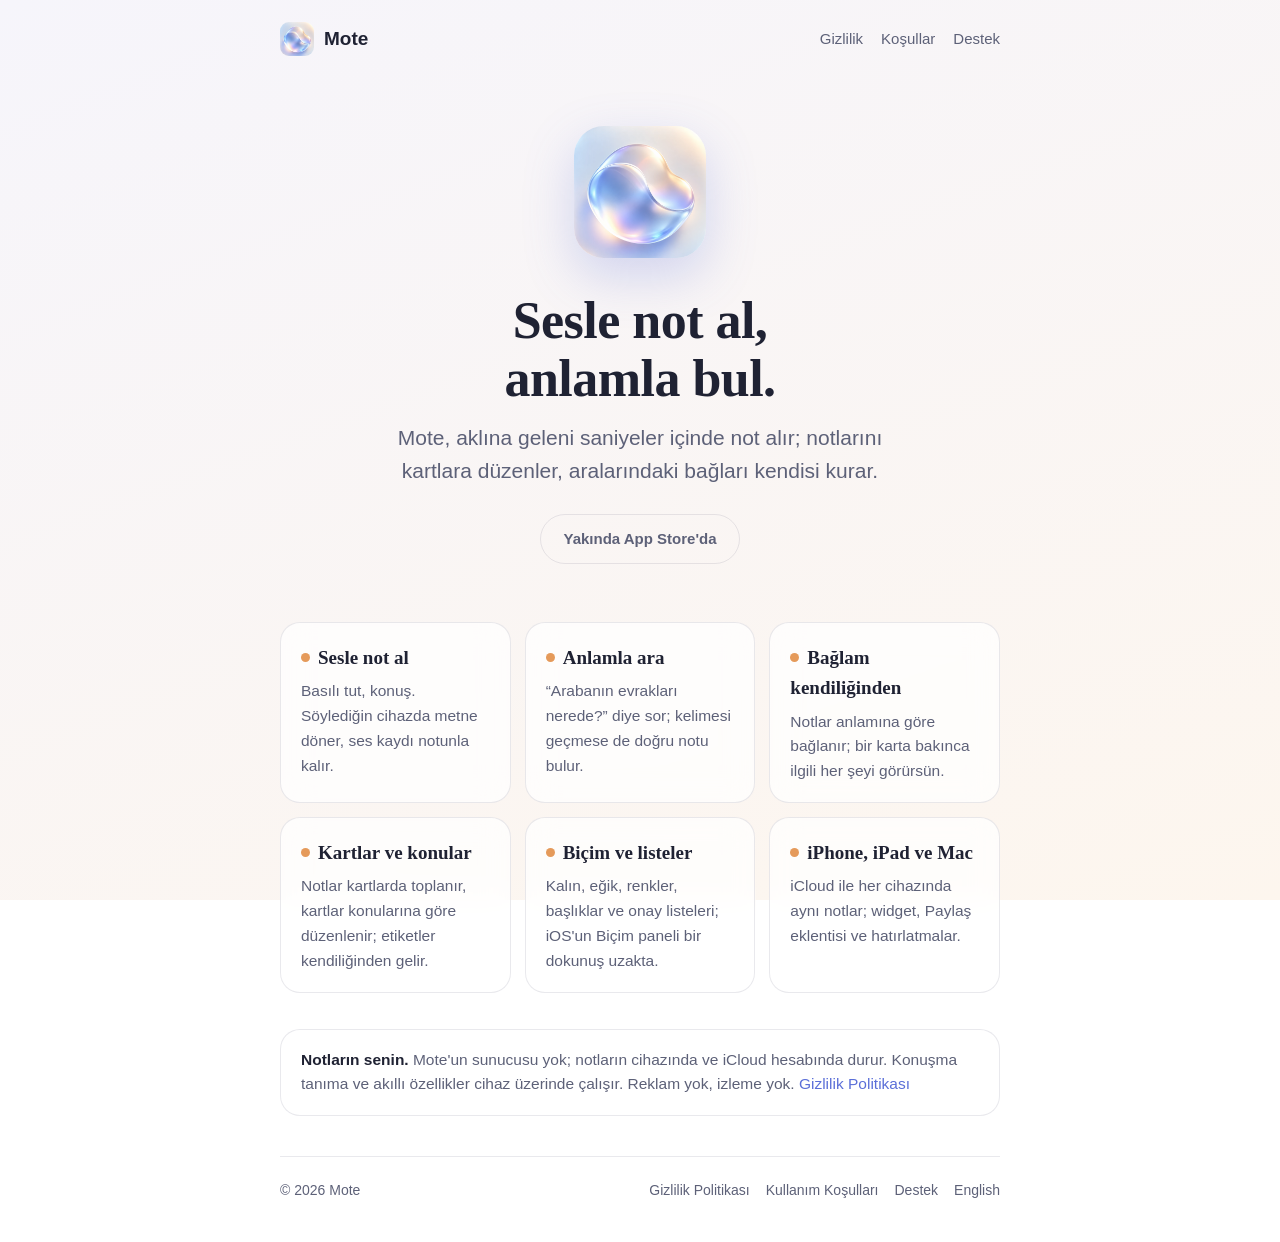
<file: index.html>
<!doctype html>
<html lang="tr">
<head>
<meta charset="utf-8">
<meta name="viewport" content="width=device-width, initial-scale=1">
<title>Mote · Sesle not al, anlamla bul</title>
<meta name="description" content="Mote: sesle not alınan, notları kartlara düzenleyen ve aralarındaki bağları kuran uygulama. iPhone, iPad ve Mac için.">
<link rel="icon" href="icon.png">
<link rel="apple-touch-icon" href="apple-touch-icon.png">
<link rel="stylesheet" href="style.css">
</head>
<body>
<div class="wrap">
<header class="top">
<a class="brand" href="index.html"><img src="icon.png" alt="">Mote</a>
<nav class="links"><a href="gizlilik.html">Gizlilik</a><a href="kosullar.html">Koşullar</a><a href="destek.html">Destek</a></nav>
</header>
<main>
<section class="hero">
<img src="icon.png" alt="Mote simgesi">
<h1>Sesle not al,<br>anlamla bul.</h1>
<p class="lead">Mote, aklına geleni saniyeler içinde not alır; notlarını kartlara düzenler, aralarındaki bağları kendisi kurar.</p>
<span class="badge soon">Yakında App Store'da</span>
</section>
<section class="features"><div class="feature"><h3><span class="dot"></span>Sesle not al</h3><p>Basılı tut, konuş. Söylediğin cihazda metne döner, ses kaydı notunla kalır.</p></div><div class="feature"><h3><span class="dot"></span>Anlamla ara</h3><p>“Arabanın evrakları nerede?” diye sor; kelimesi geçmese de doğru notu bulur.</p></div><div class="feature"><h3><span class="dot"></span>Bağlam kendiliğinden</h3><p>Notlar anlamına göre bağlanır; bir karta bakınca ilgili her şeyi görürsün.</p></div><div class="feature"><h3><span class="dot"></span>Kartlar ve konular</h3><p>Notlar kartlarda toplanır, kartlar konularına göre düzenlenir; etiketler kendiliğinden gelir.</p></div><div class="feature"><h3><span class="dot"></span>Biçim ve listeler</h3><p>Kalın, eğik, renkler, başlıklar ve onay listeleri; iOS'un Biçim paneli bir dokunuş uzakta.</p></div><div class="feature"><h3><span class="dot"></span>iPhone, iPad ve Mac</h3><p>iCloud ile her cihazında aynı notlar; widget, Paylaş eklentisi ve hatırlatmalar.</p></div></section>
<p class="privacy-note"><strong>Notların senin.</strong> Mote'un sunucusu yok; notların cihazında ve iCloud hesabında durur. Konuşma tanıma ve akıllı özellikler cihaz üzerinde çalışır. Reklam yok, izleme yok. <a href="gizlilik.html">Gizlilik Politikası</a></p>
</main>
<footer class="bottom">
<span>© 2026 Mote</span>
<nav><a href="gizlilik.html">Gizlilik Politikası</a><a href="kosullar.html">Kullanım Koşulları</a><a href="destek.html">Destek</a><a href="en/index.html" lang="en">English</a></nav>
</footer>
</div>
</body>
</html>
</file>
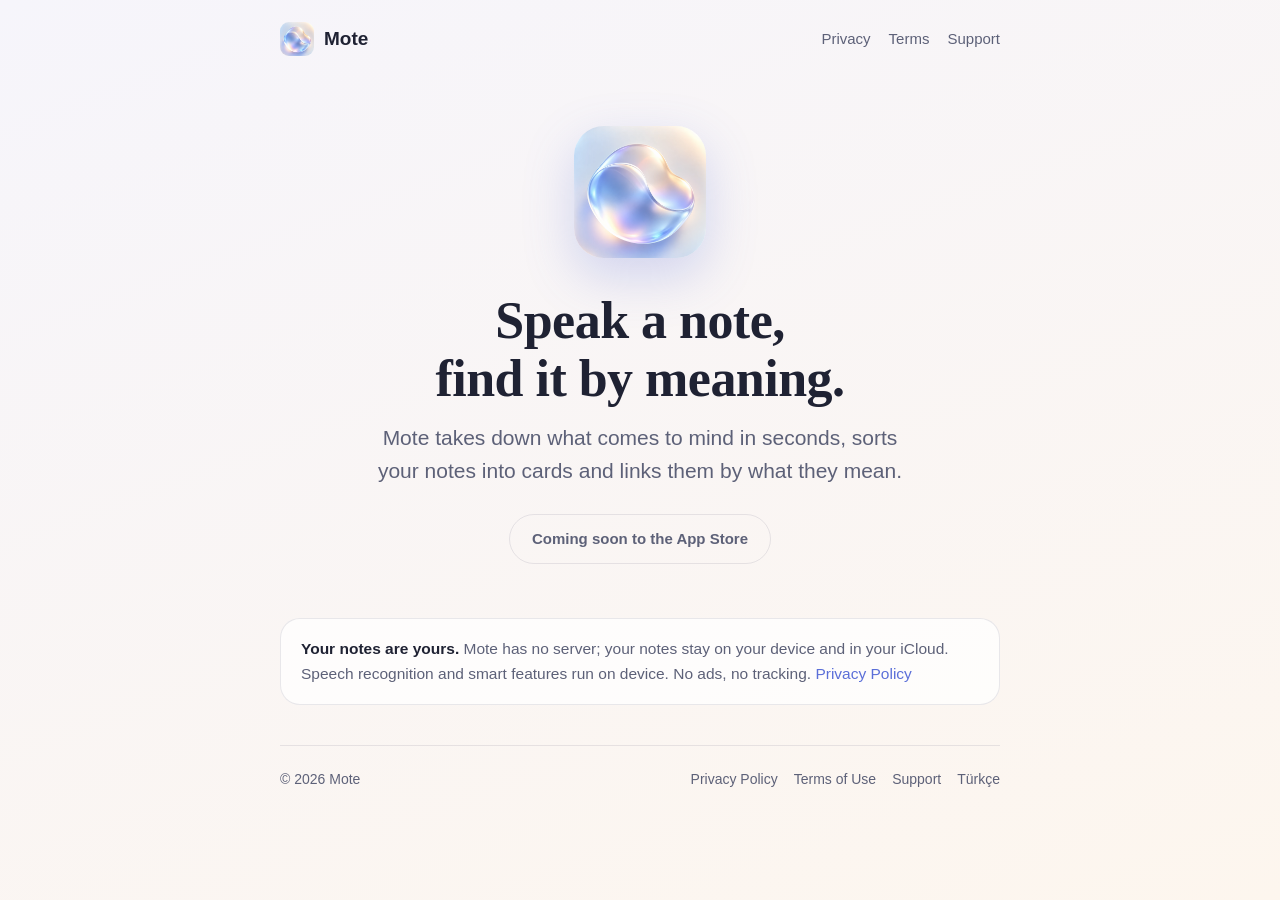
<file: en/index.html>
<!doctype html>
<html lang="en">
<head>
<meta charset="utf-8">
<meta name="viewport" content="width=device-width, initial-scale=1">
<title>Mote · Speak a note, find it by meaning</title>
<meta name="description" content="Mote: dictate notes, sorted into cards and linked by meaning. For iPhone, iPad and Mac.">
<link rel="icon" href="../icon.png">
<link rel="apple-touch-icon" href="../apple-touch-icon.png">
<link rel="stylesheet" href="../style.css">
</head>
<body>
<div class="wrap">
<header class="top">
<a class="brand" href="index.html"><img src="../icon.png" alt="">Mote</a>
<nav class="links"><a href="privacy.html">Privacy</a><a href="terms.html">Terms</a><a href="../destek.html">Support</a></nav>
</header>
<main>
<section class="hero">
<img src="../icon.png" alt="Mote icon">
<h1>Speak a note,<br>find it by meaning.</h1>
<p class="lead">Mote takes down what comes to mind in seconds, sorts your notes into cards and links them by what they mean.</p>
<span class="badge soon">Coming soon to the App Store</span>
</section>
<p class="privacy-note"><strong>Your notes are yours.</strong> Mote has no server; your notes stay on your device and in your iCloud. Speech recognition and smart features run on device. No ads, no tracking. <a href="privacy.html">Privacy Policy</a></p>
</main>
<footer class="bottom">
<span>© 2026 Mote</span>
<nav><a href="privacy.html">Privacy Policy</a><a href="terms.html">Terms of Use</a><a href="../destek.html">Support</a><a href="../index.html" lang="tr">Türkçe</a></nav>
</footer>
</div>
</body>
</html>
</file>
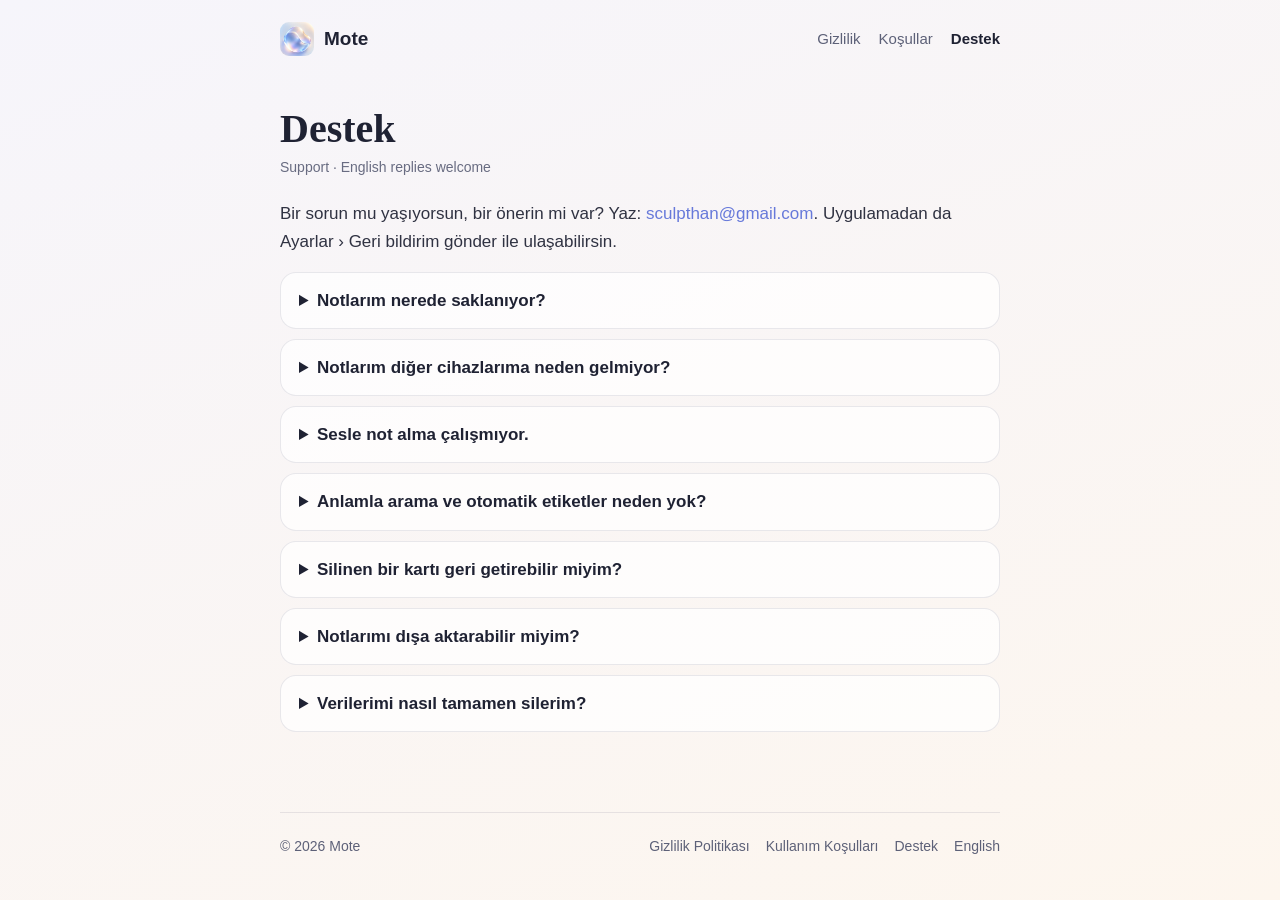
<file: destek.html>
<!doctype html>
<html lang="tr">
<head>
<meta charset="utf-8">
<meta name="viewport" content="width=device-width, initial-scale=1">
<title>Destek · Mote</title>
<meta name="description" content="Mote için destek ve sık sorulan sorular.">
<link rel="icon" href="icon.png">
<link rel="apple-touch-icon" href="apple-touch-icon.png">
<link rel="stylesheet" href="style.css">
</head>
<body>
<div class="wrap">
<header class="top">
<a class="brand" href="index.html"><img src="icon.png" alt="">Mote</a>
<nav class="links"><a href="gizlilik.html">Gizlilik</a><a href="kosullar.html">Koşullar</a><a href="destek.html" aria-current="page">Destek</a></nav>
</header>
<main>
<article class="doc">
<h1>Destek</h1>
<p class="updated">Support · English replies welcome</p>
<p>Bir sorun mu yaşıyorsun, bir önerin mi var? Yaz: <a href="mailto:sculpthan@gmail.com">sculpthan@gmail.com</a>. Uygulamadan da Ayarlar › Geri bildirim gönder ile ulaşabilirsin.</p>
<section class="faq"><details><summary>Notlarım nerede saklanıyor?</summary><p>Cihazında ve iCloud açıksa senin iCloud hesabında. Mote'un sunucusu yok; geliştirici notlarını göremez.</p></details><details><summary>Notlarım diğer cihazlarıma neden gelmiyor?</summary><p>Her cihazda aynı Apple hesabıyla iCloud'a girili olduğundan ve iOS Ayarlar › Apple Hesabı › iCloud bölümündeki uygulamalar arasında Mote'un açık olduğundan emin ol. Eşitleme internet bağlantısı gerektirir ve birkaç dakika sürebilir.</p></details><details><summary>Sesle not alma çalışmıyor.</summary><p>iOS Ayarlar › Mote bölümünde Mikrofon ve Konuşma Tanıma izinlerinin açık olduğunu kontrol et. Konuşma dili uygulamada Ayarlar › Konuşma dili bölümünden seçilir.</p></details><details><summary>Anlamla arama ve otomatik etiketler neden yok?</summary><p>Bu özellikler Apple Intelligence gerektirir. Desteklenmeyen cihazlarda Mote kelime araması ve kurallarla çalışır.</p></details><details><summary>Silinen bir kartı geri getirebilir miyim?</summary><p>Evet. Ayarlar › Son silinenler bölümünde silinen kartlar 30 gün durur.</p></details><details><summary>Notlarımı dışa aktarabilir miyim?</summary><p>Evet. Ayarlar › Tüm notları dışa aktar ile bütün notların Markdown dosyası olarak alınır; tek bir kartı da kartın menüsünden aktarabilirsin.</p></details><details><summary>Verilerimi nasıl tamamen silerim?</summary><p>Uygulamada Ayarlar › Her şeyi sil, ardından iOS Ayarlar › Apple Hesabı › iCloud › Depolamayı Yönet › Mote bölümünden iCloud verisini sil.</p></details></section>
</article>
</main>
<footer class="bottom">
<span>© 2026 Mote</span>
<nav><a href="gizlilik.html">Gizlilik Politikası</a><a href="kosullar.html">Kullanım Koşulları</a><a href="destek.html">Destek</a><a href="en/index.html" lang="en">English</a></nav>
</footer>
</div>
</body>
</html>
</file>
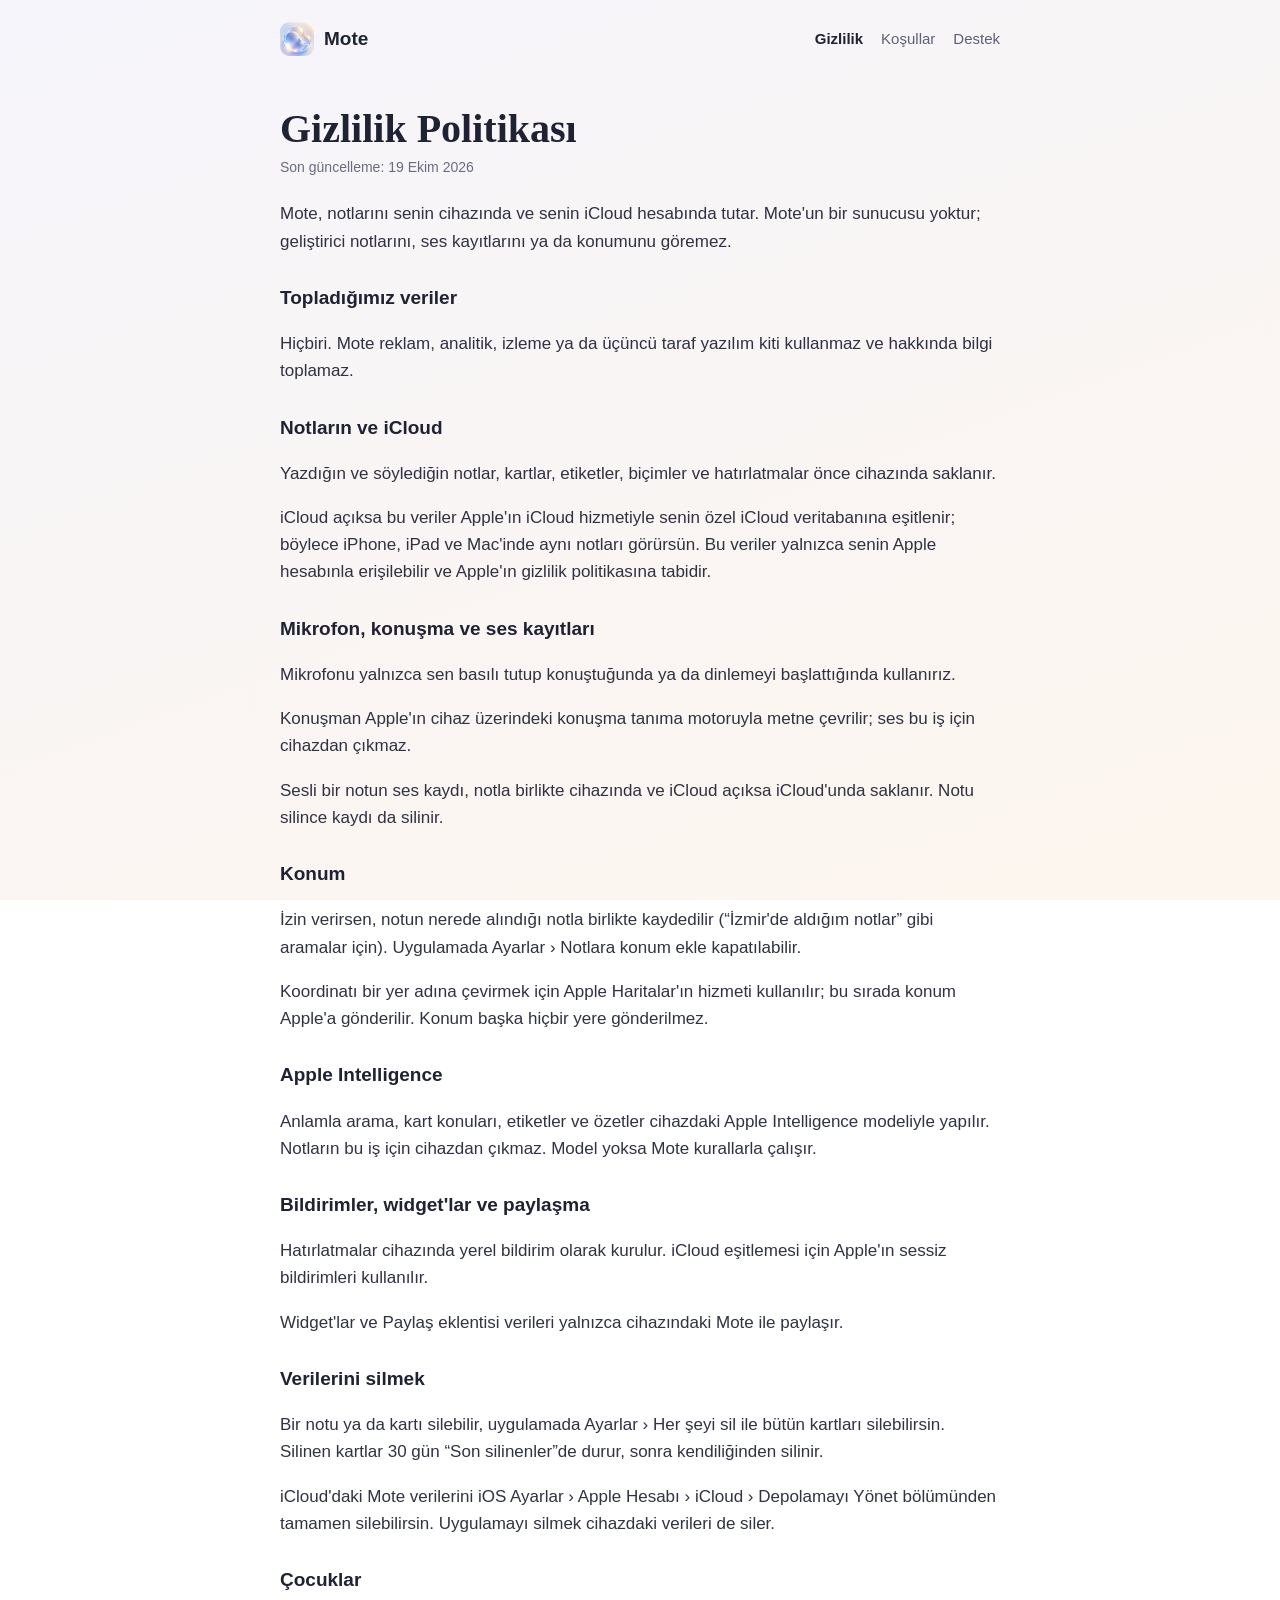
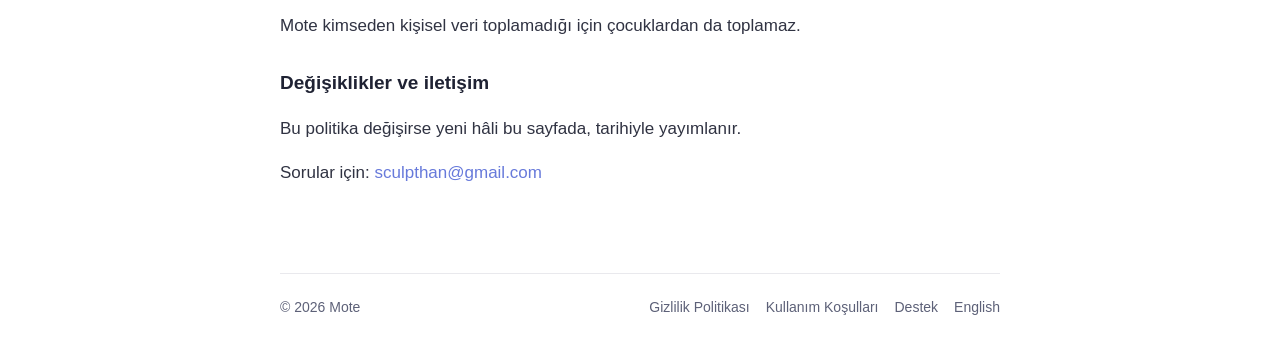
<file: gizlilik.html>
<!doctype html>
<html lang="tr">
<head>
<meta charset="utf-8">
<meta name="viewport" content="width=device-width, initial-scale=1">
<title>Gizlilik Politikası · Mote</title>
<meta name="description" content="Mote&#x27;un gizlilik politikası: veri toplamaz, notların cihazında ve iCloud&#x27;unda kalır.">
<link rel="icon" href="icon.png">
<link rel="apple-touch-icon" href="apple-touch-icon.png">
<link rel="stylesheet" href="style.css">
</head>
<body>
<div class="wrap">
<header class="top">
<a class="brand" href="index.html"><img src="icon.png" alt="">Mote</a>
<nav class="links"><a href="gizlilik.html" aria-current="page">Gizlilik</a><a href="kosullar.html">Koşullar</a><a href="destek.html">Destek</a></nav>
</header>
<main>
<article class="doc">
<h1>Gizlilik Politikası</h1>
<p class="updated">Son güncelleme: 19 Ekim 2026</p>
<p>Mote, notlarını senin cihazında ve senin iCloud hesabında tutar. Mote'un bir sunucusu yoktur; geliştirici notlarını, ses kayıtlarını ya da konumunu göremez.</p>
<h2>Topladığımız veriler</h2>
<p>Hiçbiri. Mote reklam, analitik, izleme ya da üçüncü taraf yazılım kiti kullanmaz ve hakkında bilgi toplamaz.</p>
<h2>Notların ve iCloud</h2>
<p>Yazdığın ve söylediğin notlar, kartlar, etiketler, biçimler ve hatırlatmalar önce cihazında saklanır.</p>
<p>iCloud açıksa bu veriler Apple'ın iCloud hizmetiyle senin özel iCloud veritabanına eşitlenir; böylece iPhone, iPad ve Mac'inde aynı notları görürsün. Bu veriler yalnızca senin Apple hesabınla erişilebilir ve Apple'ın gizlilik politikasına tabidir.</p>
<h2>Mikrofon, konuşma ve ses kayıtları</h2>
<p>Mikrofonu yalnızca sen basılı tutup konuştuğunda ya da dinlemeyi başlattığında kullanırız.</p>
<p>Konuşman Apple'ın cihaz üzerindeki konuşma tanıma motoruyla metne çevrilir; ses bu iş için cihazdan çıkmaz.</p>
<p>Sesli bir notun ses kaydı, notla birlikte cihazında ve iCloud açıksa iCloud'unda saklanır. Notu silince kaydı da silinir.</p>
<h2>Konum</h2>
<p>İzin verirsen, notun nerede alındığı notla birlikte kaydedilir (“İzmir'de aldığım notlar” gibi aramalar için). Uygulamada Ayarlar › Notlara konum ekle kapatılabilir.</p>
<p>Koordinatı bir yer adına çevirmek için Apple Haritalar'ın hizmeti kullanılır; bu sırada konum Apple'a gönderilir. Konum başka hiçbir yere gönderilmez.</p>
<h2>Apple Intelligence</h2>
<p>Anlamla arama, kart konuları, etiketler ve özetler cihazdaki Apple Intelligence modeliyle yapılır. Notların bu iş için cihazdan çıkmaz. Model yoksa Mote kurallarla çalışır.</p>
<h2>Bildirimler, widget'lar ve paylaşma</h2>
<p>Hatırlatmalar cihazında yerel bildirim olarak kurulur. iCloud eşitlemesi için Apple'ın sessiz bildirimleri kullanılır.</p>
<p>Widget'lar ve Paylaş eklentisi verileri yalnızca cihazındaki Mote ile paylaşır.</p>
<h2>Verilerini silmek</h2>
<p>Bir notu ya da kartı silebilir, uygulamada Ayarlar › Her şeyi sil ile bütün kartları silebilirsin. Silinen kartlar 30 gün “Son silinenler”de durur, sonra kendiliğinden silinir.</p>
<p>iCloud'daki Mote verilerini iOS Ayarlar › Apple Hesabı › iCloud › Depolamayı Yönet bölümünden tamamen silebilirsin. Uygulamayı silmek cihazdaki verileri de siler.</p>
<h2>Çocuklar</h2>
<p>Mote kimseden kişisel veri toplamadığı için çocuklardan da toplamaz.</p>
<h2>Değişiklikler ve iletişim</h2>
<p>Bu politika değişirse yeni hâli bu sayfada, tarihiyle yayımlanır.</p>
<p>Sorular için: <a href="mailto:sculpthan@gmail.com">sculpthan@gmail.com</a></p>
</article>
</main>
<footer class="bottom">
<span>© 2026 Mote</span>
<nav><a href="gizlilik.html">Gizlilik Politikası</a><a href="kosullar.html">Kullanım Koşulları</a><a href="destek.html">Destek</a><a href="en/index.html" lang="en">English</a></nav>
</footer>
</div>
</body>
</html>
</file>
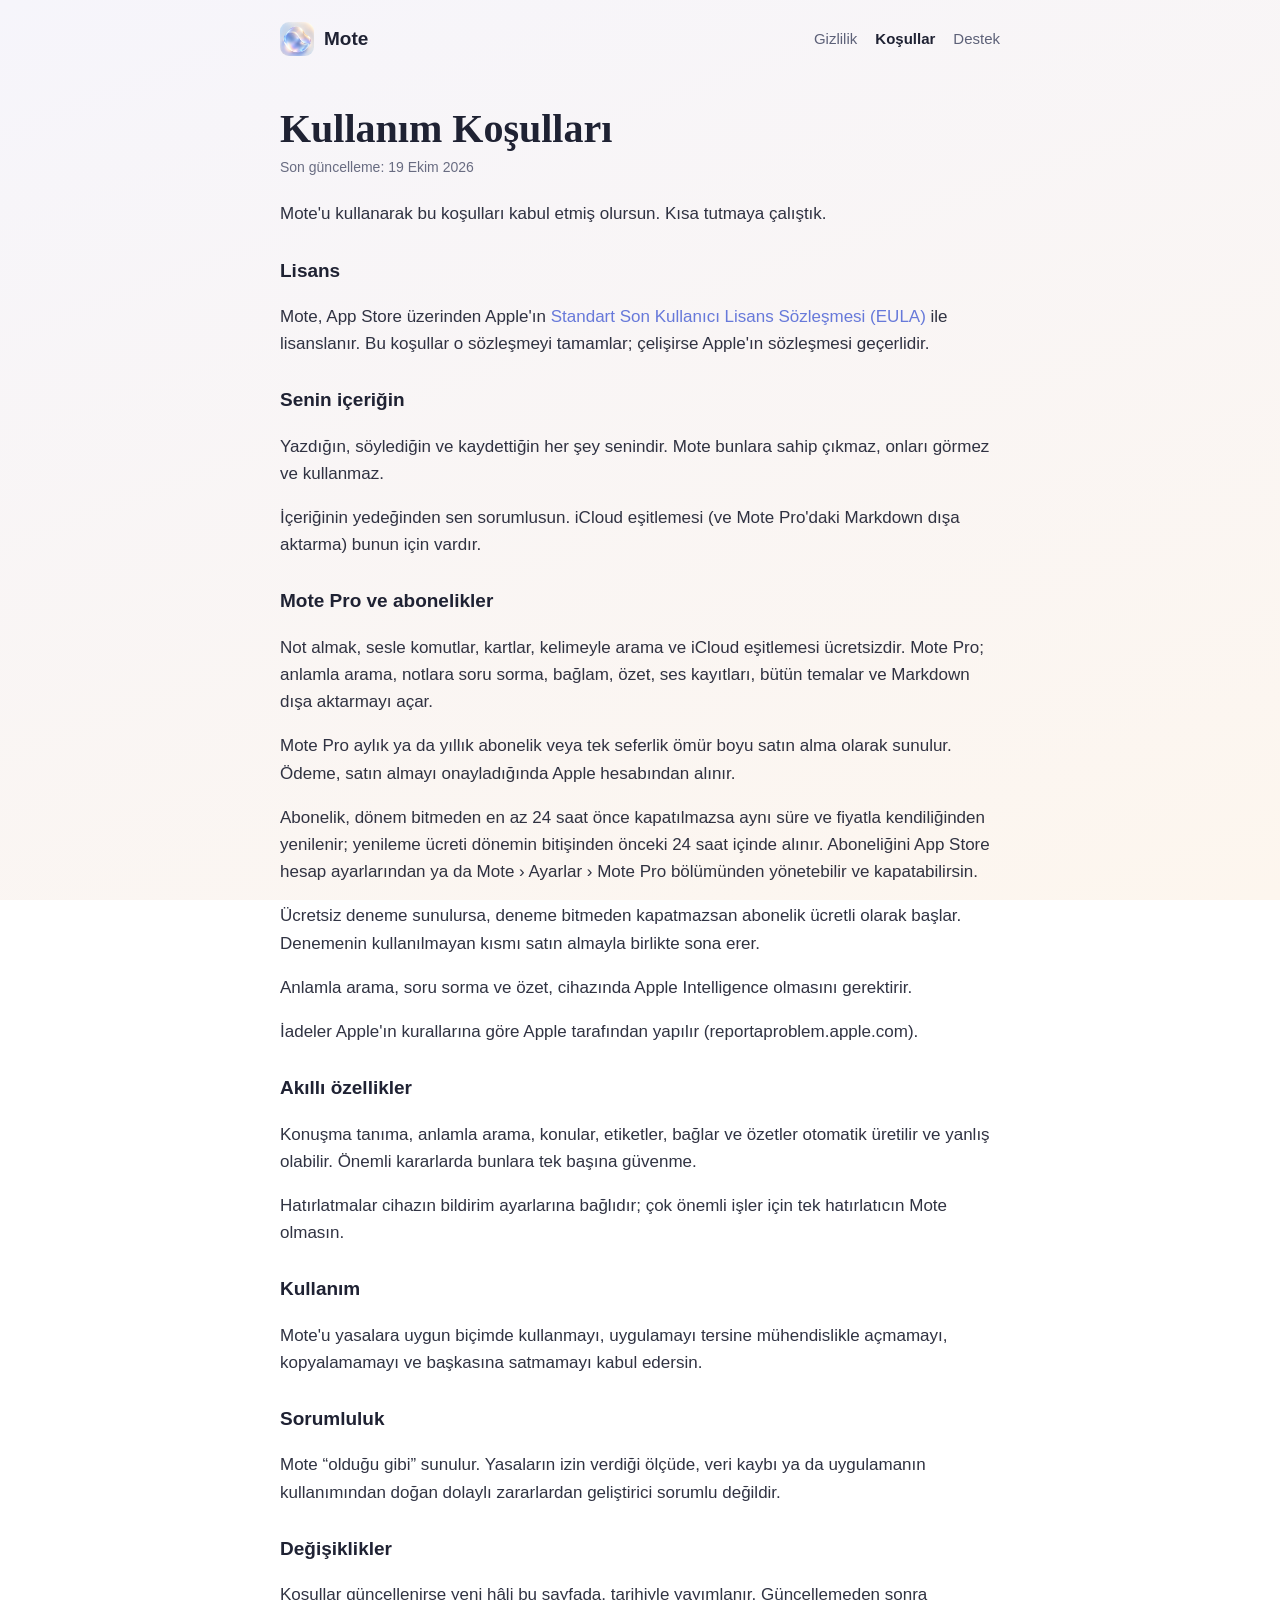
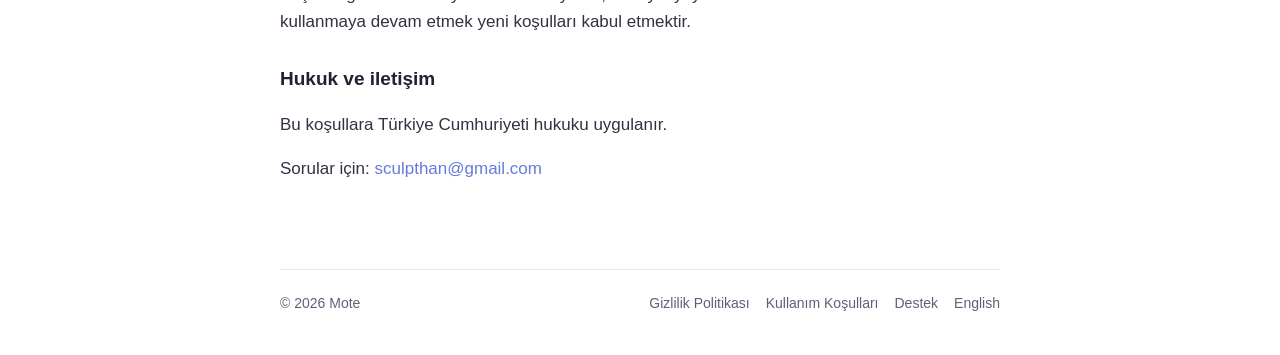
<file: kosullar.html>
<!doctype html>
<html lang="tr">
<head>
<meta charset="utf-8">
<meta name="viewport" content="width=device-width, initial-scale=1">
<title>Kullanım Koşulları · Mote</title>
<meta name="description" content="Mote&#x27;un kullanım koşulları.">
<link rel="icon" href="icon.png">
<link rel="apple-touch-icon" href="apple-touch-icon.png">
<link rel="stylesheet" href="style.css">
</head>
<body>
<div class="wrap">
<header class="top">
<a class="brand" href="index.html"><img src="icon.png" alt="">Mote</a>
<nav class="links"><a href="gizlilik.html">Gizlilik</a><a href="kosullar.html" aria-current="page">Koşullar</a><a href="destek.html">Destek</a></nav>
</header>
<main>
<article class="doc">
<h1>Kullanım Koşulları</h1>
<p class="updated">Son güncelleme: 19 Ekim 2026</p>
<p>Mote'u kullanarak bu koşulları kabul etmiş olursun. Kısa tutmaya çalıştık.</p>
<h2>Lisans</h2>
<p>Mote, App Store üzerinden Apple'ın <a href="https://www.apple.com/legal/internet-services/itunes/dev/stdeula/">Standart Son Kullanıcı Lisans Sözleşmesi (EULA)</a> ile lisanslanır. Bu koşullar o sözleşmeyi tamamlar; çelişirse Apple'ın sözleşmesi geçerlidir.</p>
<h2>Senin içeriğin</h2>
<p>Yazdığın, söylediğin ve kaydettiğin her şey senindir. Mote bunlara sahip çıkmaz, onları görmez ve kullanmaz.</p>
<p>İçeriğinin yedeğinden sen sorumlusun. iCloud eşitlemesi (ve Mote Pro'daki Markdown dışa aktarma) bunun için vardır.</p>
<h2>Mote Pro ve abonelikler</h2>
<p>Not almak, sesle komutlar, kartlar, kelimeyle arama ve iCloud eşitlemesi ücretsizdir. Mote Pro; anlamla arama, notlara soru sorma, bağlam, özet, ses kayıtları, bütün temalar ve Markdown dışa aktarmayı açar.</p>
<p>Mote Pro aylık ya da yıllık abonelik veya tek seferlik ömür boyu satın alma olarak sunulur. Ödeme, satın almayı onayladığında Apple hesabından alınır.</p>
<p>Abonelik, dönem bitmeden en az 24 saat önce kapatılmazsa aynı süre ve fiyatla kendiliğinden yenilenir; yenileme ücreti dönemin bitişinden önceki 24 saat içinde alınır. Aboneliğini App Store hesap ayarlarından ya da Mote › Ayarlar › Mote Pro bölümünden yönetebilir ve kapatabilirsin.</p>
<p>Ücretsiz deneme sunulursa, deneme bitmeden kapatmazsan abonelik ücretli olarak başlar. Denemenin kullanılmayan kısmı satın almayla birlikte sona erer.</p>
<p>Anlamla arama, soru sorma ve özet, cihazında Apple Intelligence olmasını gerektirir.</p>
<p>İadeler Apple'ın kurallarına göre Apple tarafından yapılır (reportaproblem.apple.com).</p>
<h2>Akıllı özellikler</h2>
<p>Konuşma tanıma, anlamla arama, konular, etiketler, bağlar ve özetler otomatik üretilir ve yanlış olabilir. Önemli kararlarda bunlara tek başına güvenme.</p>
<p>Hatırlatmalar cihazın bildirim ayarlarına bağlıdır; çok önemli işler için tek hatırlatıcın Mote olmasın.</p>
<h2>Kullanım</h2>
<p>Mote'u yasalara uygun biçimde kullanmayı, uygulamayı tersine mühendislikle açmamayı, kopyalamamayı ve başkasına satmamayı kabul edersin.</p>
<h2>Sorumluluk</h2>
<p>Mote “olduğu gibi” sunulur. Yasaların izin verdiği ölçüde, veri kaybı ya da uygulamanın kullanımından doğan dolaylı zararlardan geliştirici sorumlu değildir.</p>
<h2>Değişiklikler</h2>
<p>Koşullar güncellenirse yeni hâli bu sayfada, tarihiyle yayımlanır. Güncellemeden sonra kullanmaya devam etmek yeni koşulları kabul etmektir.</p>
<h2>Hukuk ve iletişim</h2>
<p>Bu koşullara Türkiye Cumhuriyeti hukuku uygulanır.</p>
<p>Sorular için: <a href="mailto:sculpthan@gmail.com">sculpthan@gmail.com</a></p>
</article>
</main>
<footer class="bottom">
<span>© 2026 Mote</span>
<nav><a href="gizlilik.html">Gizlilik Politikası</a><a href="kosullar.html">Kullanım Koşulları</a><a href="destek.html">Destek</a><a href="en/index.html" lang="en">English</a></nav>
</footer>
</div>
</body>
</html>
</file>
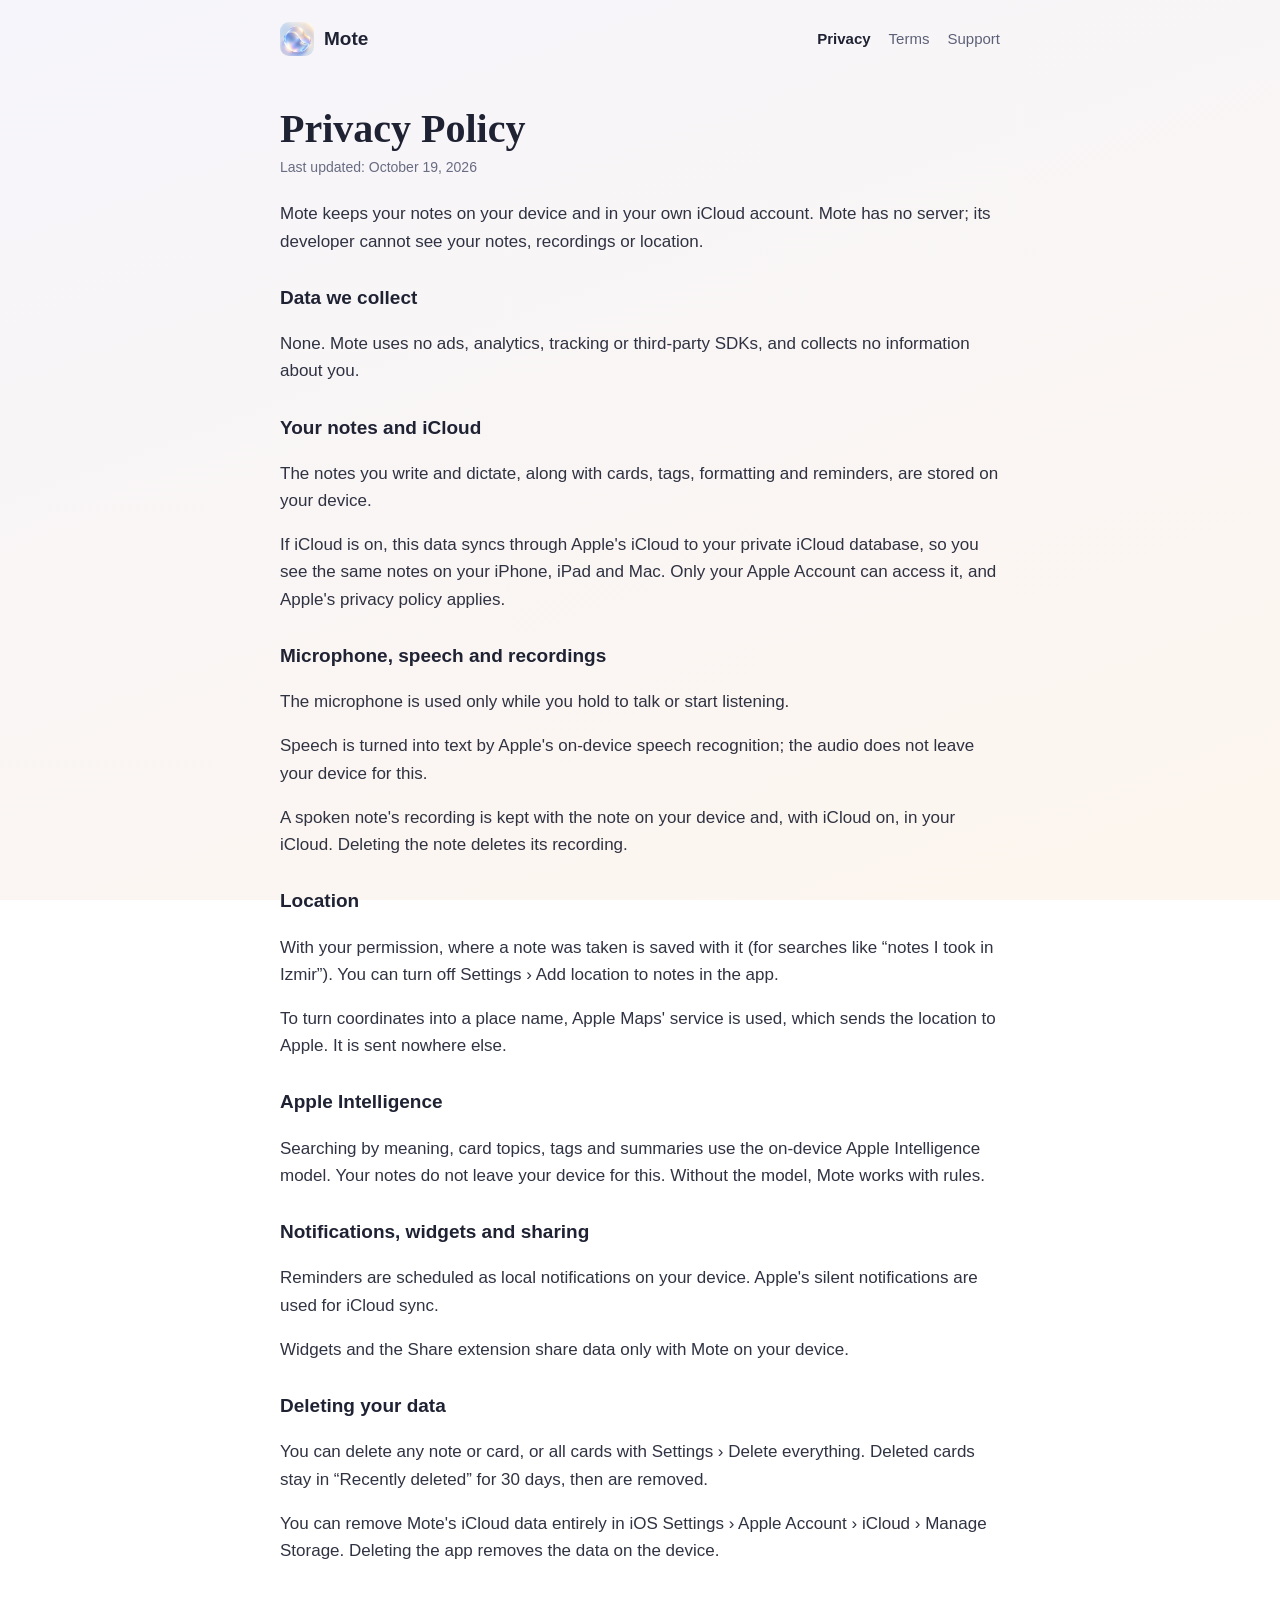
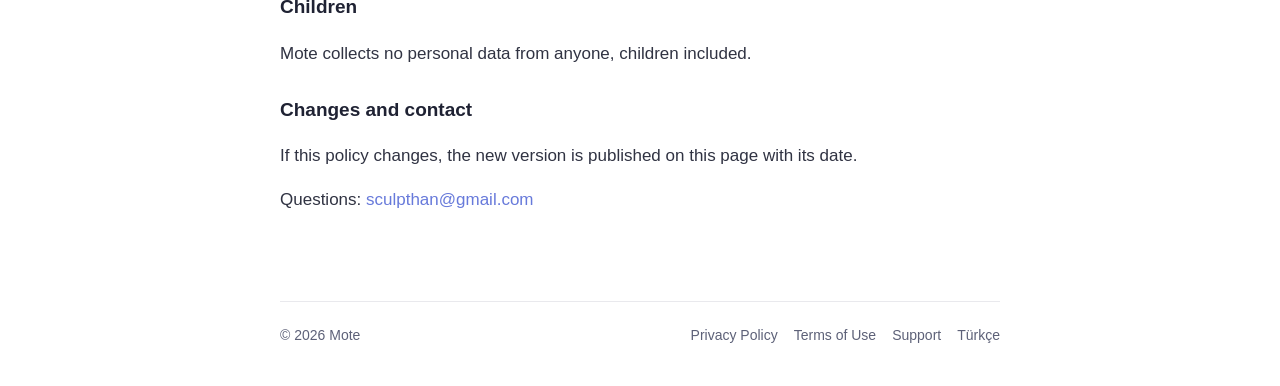
<file: en/privacy.html>
<!doctype html>
<html lang="en">
<head>
<meta charset="utf-8">
<meta name="viewport" content="width=device-width, initial-scale=1">
<title>Privacy Policy · Mote</title>
<meta name="description" content="Mote&#x27;s privacy policy: no data collected; your notes stay on your device and in your iCloud.">
<link rel="icon" href="../icon.png">
<link rel="apple-touch-icon" href="../apple-touch-icon.png">
<link rel="stylesheet" href="../style.css">
</head>
<body>
<div class="wrap">
<header class="top">
<a class="brand" href="index.html"><img src="../icon.png" alt="">Mote</a>
<nav class="links"><a href="privacy.html" aria-current="page">Privacy</a><a href="terms.html">Terms</a><a href="../destek.html">Support</a></nav>
</header>
<main>
<article class="doc">
<h1>Privacy Policy</h1>
<p class="updated">Last updated: October 19, 2026</p>
<p>Mote keeps your notes on your device and in your own iCloud account. Mote has no server; its developer cannot see your notes, recordings or location.</p>
<h2>Data we collect</h2>
<p>None. Mote uses no ads, analytics, tracking or third-party SDKs, and collects no information about you.</p>
<h2>Your notes and iCloud</h2>
<p>The notes you write and dictate, along with cards, tags, formatting and reminders, are stored on your device.</p>
<p>If iCloud is on, this data syncs through Apple's iCloud to your private iCloud database, so you see the same notes on your iPhone, iPad and Mac. Only your Apple Account can access it, and Apple's privacy policy applies.</p>
<h2>Microphone, speech and recordings</h2>
<p>The microphone is used only while you hold to talk or start listening.</p>
<p>Speech is turned into text by Apple's on-device speech recognition; the audio does not leave your device for this.</p>
<p>A spoken note's recording is kept with the note on your device and, with iCloud on, in your iCloud. Deleting the note deletes its recording.</p>
<h2>Location</h2>
<p>With your permission, where a note was taken is saved with it (for searches like “notes I took in Izmir”). You can turn off Settings › Add location to notes in the app.</p>
<p>To turn coordinates into a place name, Apple Maps' service is used, which sends the location to Apple. It is sent nowhere else.</p>
<h2>Apple Intelligence</h2>
<p>Searching by meaning, card topics, tags and summaries use the on-device Apple Intelligence model. Your notes do not leave your device for this. Without the model, Mote works with rules.</p>
<h2>Notifications, widgets and sharing</h2>
<p>Reminders are scheduled as local notifications on your device. Apple's silent notifications are used for iCloud sync.</p>
<p>Widgets and the Share extension share data only with Mote on your device.</p>
<h2>Deleting your data</h2>
<p>You can delete any note or card, or all cards with Settings › Delete everything. Deleted cards stay in “Recently deleted” for 30 days, then are removed.</p>
<p>You can remove Mote's iCloud data entirely in iOS Settings › Apple Account › iCloud › Manage Storage. Deleting the app removes the data on the device.</p>
<h2>Children</h2>
<p>Mote collects no personal data from anyone, children included.</p>
<h2>Changes and contact</h2>
<p>If this policy changes, the new version is published on this page with its date.</p>
<p>Questions: <a href="mailto:sculpthan@gmail.com">sculpthan@gmail.com</a></p>
</article>
</main>
<footer class="bottom">
<span>© 2026 Mote</span>
<nav><a href="privacy.html">Privacy Policy</a><a href="terms.html">Terms of Use</a><a href="../destek.html">Support</a><a href="../index.html" lang="tr">Türkçe</a></nav>
</footer>
</div>
</body>
</html>
</file>
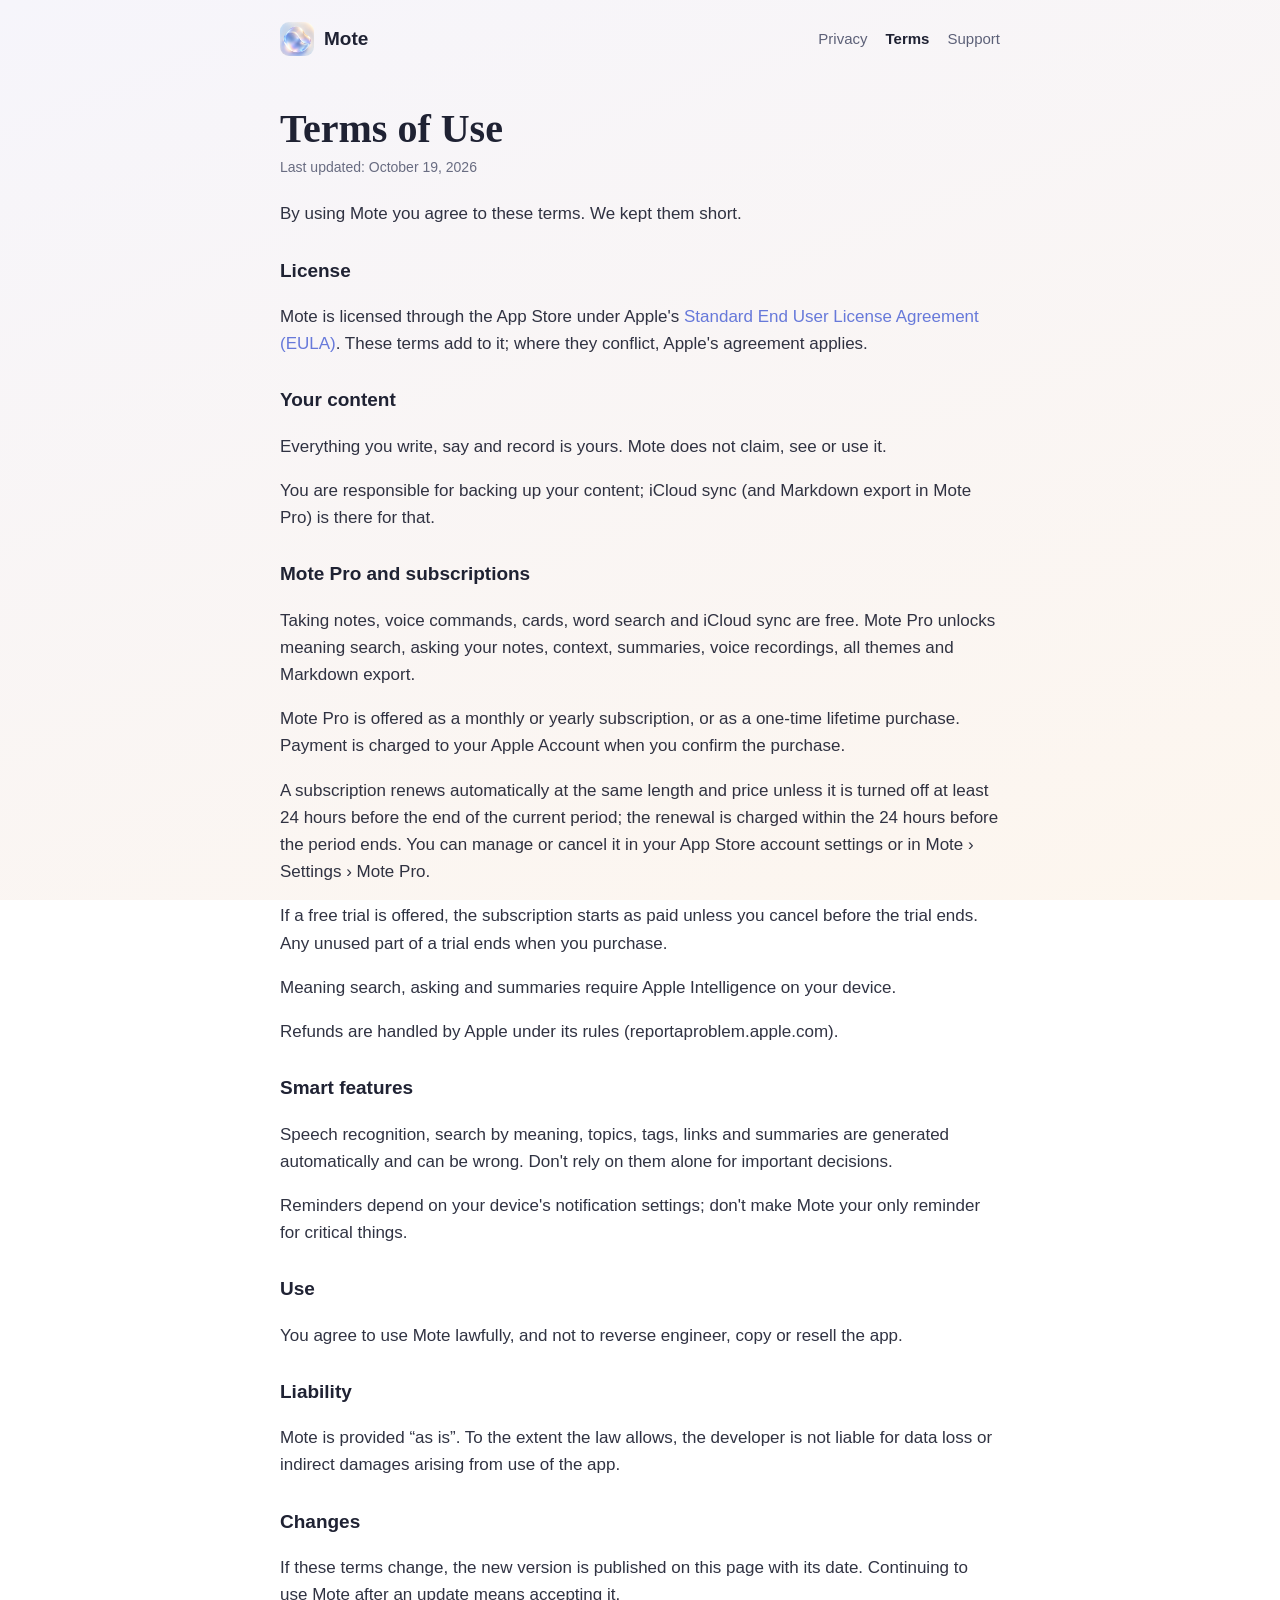
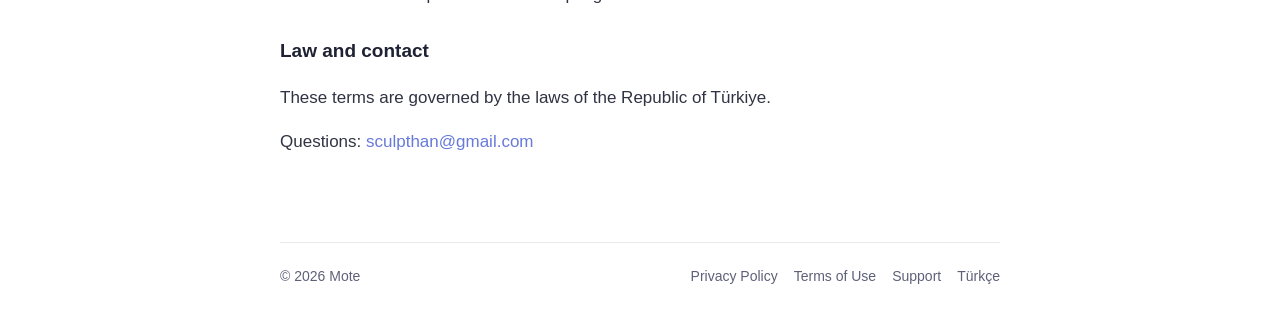
<file: en/terms.html>
<!doctype html>
<html lang="en">
<head>
<meta charset="utf-8">
<meta name="viewport" content="width=device-width, initial-scale=1">
<title>Terms of Use · Mote</title>
<meta name="description" content="Mote&#x27;s terms of use.">
<link rel="icon" href="../icon.png">
<link rel="apple-touch-icon" href="../apple-touch-icon.png">
<link rel="stylesheet" href="../style.css">
</head>
<body>
<div class="wrap">
<header class="top">
<a class="brand" href="index.html"><img src="../icon.png" alt="">Mote</a>
<nav class="links"><a href="privacy.html">Privacy</a><a href="terms.html" aria-current="page">Terms</a><a href="../destek.html">Support</a></nav>
</header>
<main>
<article class="doc">
<h1>Terms of Use</h1>
<p class="updated">Last updated: October 19, 2026</p>
<p>By using Mote you agree to these terms. We kept them short.</p>
<h2>License</h2>
<p>Mote is licensed through the App Store under Apple's <a href="https://www.apple.com/legal/internet-services/itunes/dev/stdeula/">Standard End User License Agreement (EULA)</a>. These terms add to it; where they conflict, Apple's agreement applies.</p>
<h2>Your content</h2>
<p>Everything you write, say and record is yours. Mote does not claim, see or use it.</p>
<p>You are responsible for backing up your content; iCloud sync (and Markdown export in Mote Pro) is there for that.</p>
<h2>Mote Pro and subscriptions</h2>
<p>Taking notes, voice commands, cards, word search and iCloud sync are free. Mote Pro unlocks meaning search, asking your notes, context, summaries, voice recordings, all themes and Markdown export.</p>
<p>Mote Pro is offered as a monthly or yearly subscription, or as a one-time lifetime purchase. Payment is charged to your Apple Account when you confirm the purchase.</p>
<p>A subscription renews automatically at the same length and price unless it is turned off at least 24 hours before the end of the current period; the renewal is charged within the 24 hours before the period ends. You can manage or cancel it in your App Store account settings or in Mote › Settings › Mote Pro.</p>
<p>If a free trial is offered, the subscription starts as paid unless you cancel before the trial ends. Any unused part of a trial ends when you purchase.</p>
<p>Meaning search, asking and summaries require Apple Intelligence on your device.</p>
<p>Refunds are handled by Apple under its rules (reportaproblem.apple.com).</p>
<h2>Smart features</h2>
<p>Speech recognition, search by meaning, topics, tags, links and summaries are generated automatically and can be wrong. Don't rely on them alone for important decisions.</p>
<p>Reminders depend on your device's notification settings; don't make Mote your only reminder for critical things.</p>
<h2>Use</h2>
<p>You agree to use Mote lawfully, and not to reverse engineer, copy or resell the app.</p>
<h2>Liability</h2>
<p>Mote is provided “as is”. To the extent the law allows, the developer is not liable for data loss or indirect damages arising from use of the app.</p>
<h2>Changes</h2>
<p>If these terms change, the new version is published on this page with its date. Continuing to use Mote after an update means accepting it.</p>
<h2>Law and contact</h2>
<p>These terms are governed by the laws of the Republic of Türkiye.</p>
<p>Questions: <a href="mailto:sculpthan@gmail.com">sculpthan@gmail.com</a></p>
</article>
</main>
<footer class="bottom">
<span>© 2026 Mote</span>
<nav><a href="privacy.html">Privacy Policy</a><a href="terms.html">Terms of Use</a><a href="../destek.html">Support</a><a href="../index.html" lang="tr">Türkçe</a></nav>
</footer>
</div>
</body>
</html>
</file>
<file: style.css>
:root {
  --bg: #f6f5fb;
  --bg-2: #fdf6ee;
  --card: rgba(255, 255, 255, 0.72);
  --border: rgba(40, 44, 80, 0.10);
  --text: #1f2233;
  --muted: #5d6178;
  --accent: #5b6fd8;
  --warm: #e59a5a;
  --serif: Georgia, "New York", "Times New Roman", serif;
  --sans: -apple-system, BlinkMacSystemFont, "SF Pro Text", "Segoe UI", Roboto, sans-serif;
}

@media (prefers-color-scheme: dark) {
  :root {
    --bg: #12131c;
    --bg-2: #1b1714;
    --card: rgba(34, 36, 50, 0.72);
    --border: rgba(255, 255, 255, 0.09);
    --text: #eceef7;
    --muted: #a3a7bd;
    --accent: #9aa8f2;
    --warm: #f0b07a;
  }
}

* { box-sizing: border-box; }

html { -webkit-text-size-adjust: 100%; }

body {
  margin: 0;
  font-family: var(--sans);
  font-size: 17px;
  line-height: 1.6;
  color: var(--text);
  background: linear-gradient(160deg, var(--bg) 0%, var(--bg-2) 100%) fixed;
  min-height: 100vh;
}

a { color: var(--accent); text-decoration: none; }
a:hover { text-decoration: underline; }

.wrap { max-width: 760px; margin: 0 auto; padding: 0 20px; }

header.top {
  display: flex;
  align-items: center;
  justify-content: space-between;
  gap: 16px;
  padding: 22px 0;
}

.brand { display: flex; align-items: center; gap: 10px; color: var(--text); font-weight: 600; font-size: 19px; }
.brand:hover { text-decoration: none; }
.brand img { width: 34px; height: 34px; border-radius: 9px; }

nav.links { display: flex; flex-wrap: wrap; gap: 4px 18px; font-size: 15px; }
nav.links a { color: var(--muted); }
nav.links a[aria-current="page"] { color: var(--text); font-weight: 600; }

.hero { text-align: center; padding: 48px 0 28px; }
.hero img { width: 132px; height: 132px; border-radius: 30px; box-shadow: 0 18px 50px rgba(91, 111, 216, 0.25); }
.hero h1 { font-family: var(--serif); font-weight: 600; font-size: clamp(34px, 7vw, 52px); line-height: 1.12; margin: 26px 0 12px; letter-spacing: -0.01em; }
.hero p.lead { font-size: clamp(18px, 3.4vw, 21px); color: var(--muted); max-width: 560px; margin: 0 auto; }

.badge {
  display: inline-block;
  margin-top: 26px;
  padding: 12px 22px;
  border-radius: 999px;
  background: var(--text);
  color: var(--bg);
  font-weight: 600;
  font-size: 15px;
}
.badge:hover { text-decoration: none; opacity: 0.9; }
.badge.soon { background: transparent; color: var(--muted); border: 1px solid var(--border); }

.features { display: grid; grid-template-columns: repeat(auto-fit, minmax(220px, 1fr)); gap: 14px; padding: 30px 0 10px; }
.feature {
  background: var(--card);
  border: 1px solid var(--border);
  border-radius: 20px;
  padding: 20px 20px 18px;
  backdrop-filter: blur(14px);
  -webkit-backdrop-filter: blur(14px);
}
.feature h3 { font-family: var(--serif); font-size: 19px; margin: 0 0 6px; font-weight: 600; }
.feature p { margin: 0; color: var(--muted); font-size: 15.5px; }
.feature .dot { display: inline-block; width: 9px; height: 9px; border-radius: 50%; margin-right: 8px; background: var(--warm); vertical-align: 2px; }

.privacy-note {
  margin: 26px 0 10px;
  padding: 18px 20px;
  border-radius: 20px;
  border: 1px solid var(--border);
  background: var(--card);
  color: var(--muted);
  font-size: 15.5px;
}
.privacy-note strong { color: var(--text); }

article.doc { padding: 18px 0 30px; }
article.doc h1 { font-family: var(--serif); font-weight: 600; font-size: clamp(30px, 6vw, 40px); line-height: 1.15; margin: 10px 0 4px; }
article.doc .updated { color: var(--muted); font-size: 14px; margin: 0 0 22px; }
article.doc h2 { font-size: 19px; margin: 28px 0 6px; }
article.doc p, article.doc li { color: var(--text); opacity: 0.92; }
article.doc ul { padding-left: 20px; }

.faq details {
  background: var(--card);
  border: 1px solid var(--border);
  border-radius: 16px;
  padding: 14px 18px;
  margin: 10px 0;
}
.faq summary { cursor: pointer; font-weight: 600; }
.faq details p { margin: 10px 0 2px; color: var(--muted); }

footer.bottom {
  border-top: 1px solid var(--border);
  margin-top: 40px;
  padding: 22px 0 40px;
  color: var(--muted);
  font-size: 14px;
  display: flex;
  flex-wrap: wrap;
  gap: 8px 18px;
  justify-content: space-between;
}
footer.bottom nav { display: flex; flex-wrap: wrap; gap: 6px 16px; }
footer.bottom a { color: var(--muted); }

@media (max-width: 520px) {
  header.top { flex-direction: column; align-items: flex-start; }
  .hero { padding-top: 28px; }
}
</file>
